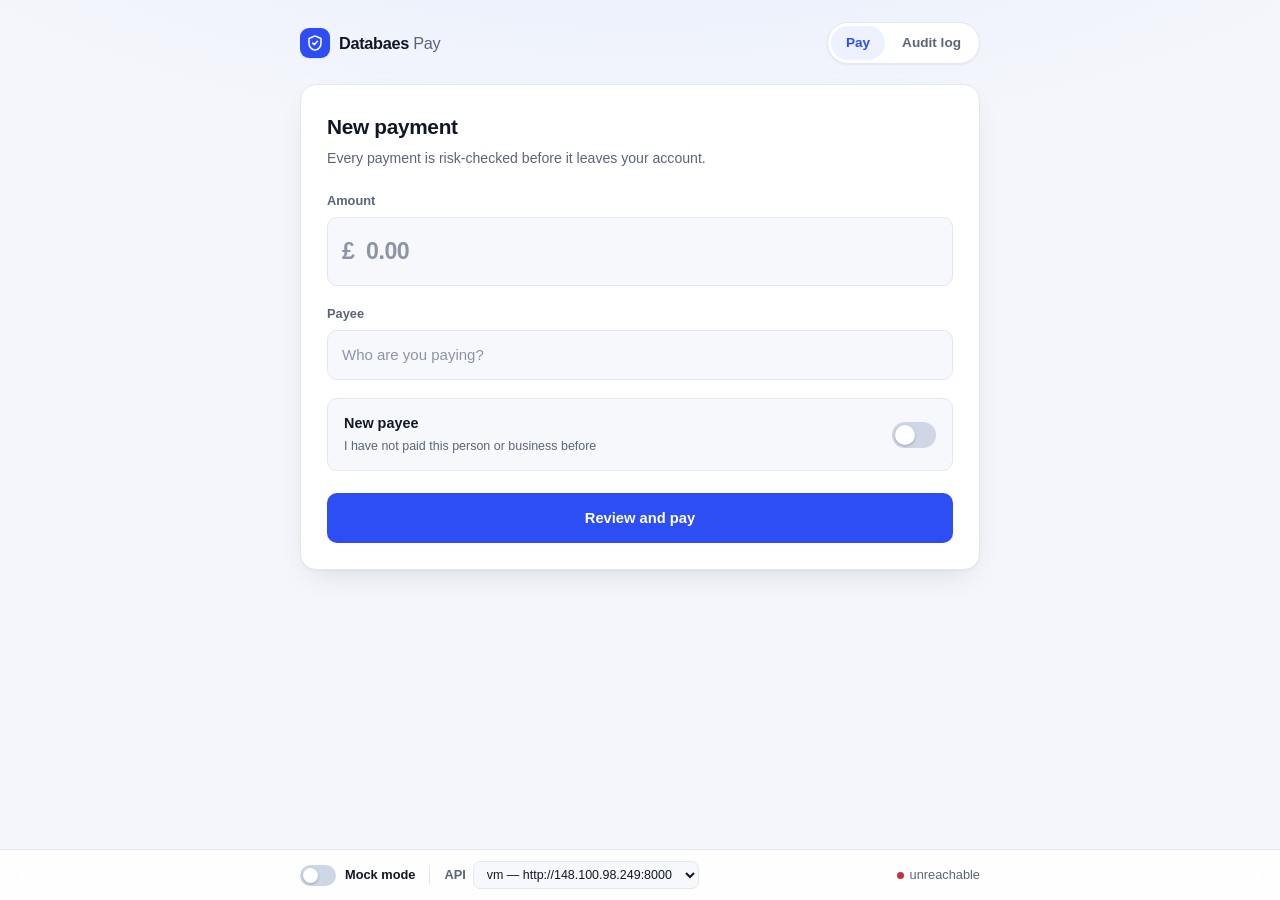
<file: frontend/index.html>
<!doctype html>
<html lang="en">
<head>
<meta charset="utf-8">
<meta name="viewport" content="width=device-width, initial-scale=1">
<title>Databaes Pay</title>
<link rel="stylesheet" href="styles.css">
</head>
<body>

<header class="topbar">
  <div class="brand">
    <span class="brand-mark" aria-hidden="true">
      <svg viewBox="0 0 24 24" fill="none" stroke="currentColor" stroke-width="2"
           stroke-linecap="round" stroke-linejoin="round">
        <path d="M12 2.5 4 6v6c0 5 3.4 8.6 8 9.5 4.6-.9 8-4.5 8-9.5V6l-8-3.5Z"/>
        <path d="m8.8 12 2.2 2.2 4.2-4.4"/>
      </svg>
    </span>
    <span class="brand-text">Databaes<span class="brand-thin"> Pay</span></span>
  </div>

  <nav class="tabs" aria-label="Views">
    <button class="tab is-active" data-view="pay" type="button" aria-current="page">Pay</button>
    <button class="tab" data-view="audit" type="button">Audit log</button>
  </nav>
</header>

<main class="shell">

  <!-- ─────────────── Pay view ─────────────── -->
  <section id="view-pay" class="view is-active" aria-labelledby="pay-title">

    <!-- Step 1: the form -->
    <div class="card" id="pane-form">
      <div class="card-head">
        <h1 id="pay-title">New payment</h1>
        <p class="card-sub">Every payment is risk-checked before it leaves your account.</p>
      </div>

      <form id="payment-form" novalidate>
        <div class="field">
          <label for="amount">Amount</label>
          <div class="amount-wrap">
            <span class="currency" aria-hidden="true">£</span>
            <input id="amount" name="amount" type="text" inputmode="decimal"
                   placeholder="0.00" autocomplete="off" aria-describedby="amount-error">
          </div>
          <p class="field-error" id="amount-error" hidden></p>
        </div>

        <div class="field">
          <label for="payee">Payee</label>
          <input id="payee" name="payee" type="text" placeholder="Who are you paying?"
                 autocomplete="off" maxlength="140" aria-describedby="payee-error">
          <p class="field-error" id="payee-error" hidden></p>
        </div>

        <div class="toggle-row">
          <div class="toggle-copy">
            <span class="toggle-label">New payee</span>
            <span class="toggle-hint">I have not paid this person or business before</span>
          </div>
          <label class="switch">
            <input id="new-payee" type="checkbox">
            <span class="switch-track" aria-hidden="true"><span class="switch-knob"></span></span>
            <span class="sr-only">New payee</span>
          </label>
        </div>

        <button class="btn btn-primary btn-block" id="submit-btn" type="submit">
          <span class="btn-label">Review and pay</span>
          <span class="spinner" aria-hidden="true"></span>
        </button>
      </form>
    </div>

    <!-- Step 2a: low risk -->
    <div class="card card-centred" id="pane-sent" hidden>
      <div class="status-icon status-ok" aria-hidden="true">
        <svg viewBox="0 0 24 24" fill="none" stroke="currentColor" stroke-width="2.5"
             stroke-linecap="round" stroke-linejoin="round"><path d="m5 13 4.5 4.5L19 7"/></svg>
      </div>
      <h1>Sent</h1>
      <p class="status-sub" id="sent-summary"></p>
      <dl class="receipt" id="sent-receipt"></dl>
      <button class="btn btn-quiet btn-block" data-action="reset" type="button">Make another payment</button>
    </div>

    <!-- Step 2b: high risk -->
    <div class="card card-flagged" id="pane-paused" hidden>
      <div class="flag-head">
        <div class="status-icon status-warn" aria-hidden="true">
          <svg viewBox="0 0 24 24" fill="none" stroke="currentColor" stroke-width="2.5"
               stroke-linecap="round" stroke-linejoin="round">
            <path d="M12 8.5v5"/><path d="M12 17h.01"/>
            <path d="M10.3 3.9 2.6 17.2A2 2 0 0 0 4.3 20h15.4a2 2 0 0 0 1.7-2.8L13.7 3.9a2 2 0 0 0-3.4 0Z"/>
          </svg>
        </div>
        <div>
          <h1>Hold on a moment</h1>
          <p class="status-sub">We paused this payment for you to check.</p>
        </div>
      </div>

      <dl class="receipt" id="paused-receipt"></dl>

      <div class="risk-strip">
        <span class="risk-label">Risk score</span>
        <div class="risk-bar"><div class="risk-fill" id="risk-fill"></div></div>
        <span class="risk-value" id="risk-value"></span>
      </div>

      <h2 class="reasons-title">Why this was flagged</h2>
      <ul class="reasons" id="reasons-list"></ul>

      <div class="btn-row">
        <button class="btn btn-ghost" data-action="cancel" type="button">
          <span class="btn-label">Cancel payment</span>
          <span class="spinner" aria-hidden="true"></span>
        </button>
        <button class="btn btn-danger" data-action="confirm" type="button">
          <span class="btn-label">Confirm and send</span>
          <span class="spinner" aria-hidden="true"></span>
        </button>
      </div>
    </div>

    <!-- Step 2c: cancelled -->
    <div class="card card-centred" id="pane-cancelled" hidden>
      <div class="status-icon status-neutral" aria-hidden="true">
        <svg viewBox="0 0 24 24" fill="none" stroke="currentColor" stroke-width="2.5"
             stroke-linecap="round" stroke-linejoin="round"><path d="M18 6 6 18"/><path d="m6 6 12 12"/></svg>
      </div>
      <h1>Payment cancelled</h1>
      <p class="status-sub">Nothing left your account. The decision was recorded in the audit log.</p>
      <button class="btn btn-quiet btn-block" data-action="reset" type="button">Back to payments</button>
    </div>

    <!-- Step 2d: request failed -->
    <div class="card card-centred" id="pane-error" hidden>
      <div class="status-icon status-error" aria-hidden="true">
        <svg viewBox="0 0 24 24" fill="none" stroke="currentColor" stroke-width="2.5"
             stroke-linecap="round" stroke-linejoin="round">
          <path d="M3.5 3.5 20.5 20.5"/><path d="M12 3a9 9 0 0 1 9 9 9 9 0 0 1-1.6 5.1"/>
          <path d="M6.1 6.1A9 9 0 0 0 12 21a9 9 0 0 0 5.9-2.2"/>
        </svg>
      </div>
      <h1 id="error-title">Can't reach the scoring service</h1>
      <p class="status-sub" id="error-detail"></p>
      <p class="error-base">Tried <code id="error-base"></code></p>
      <div class="btn-row">
        <button class="btn btn-quiet" data-action="reset" type="button">Back to form</button>
        <button class="btn btn-primary" data-action="retry" type="button">
          <span class="btn-label">Try again</span>
          <span class="spinner" aria-hidden="true"></span>
        </button>
      </div>
      <p class="error-tip">Backend not up yet? Turn on <strong>Mock mode</strong> below to demo the flow without it.</p>
    </div>
  </section>

  <!-- ─────────────── Audit view ─────────────── -->
  <section id="view-audit" class="view" aria-labelledby="audit-title">
    <div class="card">
      <div class="card-head card-head-row">
        <div>
          <h1 id="audit-title">Audit log</h1>
          <p class="card-sub">Every scored payment and how it was resolved.</p>
        </div>
        <button class="btn btn-quiet btn-sm" id="audit-refresh" type="button">
          <span class="btn-label">Refresh</span>
          <span class="spinner" aria-hidden="true"></span>
        </button>
      </div>

      <div id="audit-body">
        <p class="audit-placeholder">Loading…</p>
      </div>
    </div>
  </section>

</main>

<!-- ─────────────── Demo controls ─────────────── -->
<footer class="devbar">
  <div class="devbar-inner">
    <label class="dev-toggle">
      <input id="mock-mode" type="checkbox">
      <span class="switch-track switch-track-sm" aria-hidden="true"><span class="switch-knob"></span></span>
      <span class="dev-toggle-text">Mock mode</span>
    </label>

    <div class="dev-sep" aria-hidden="true"></div>

    <label class="dev-select">
      <span class="dev-select-label">API</span>
      <select id="api-base"></select>
    </label>

    <span class="dev-status" id="api-status" data-state="unknown">
      <span class="dot" aria-hidden="true"></span>
      <span id="api-status-text">not checked</span>
    </span>
  </div>
</footer>

<script src="app.js"></script>
</body>
</html>
</file>
<file: frontend/styles.css>
/* ========================================================================
   Databaes Pay — payment screen
   Plain CSS, no build step. Light and dark via prefers-color-scheme.
   ===================================================================== */

:root {
  --bg:            #f4f6fb;
  --bg-grad:       radial-gradient(1200px 500px at 50% -200px, #e5ecff 0%, transparent 70%);
  --surface:       #ffffff;
  --surface-sunk:  #f7f8fc;
  --border:        #e3e7f0;
  --border-strong: #cfd6e6;

  --text:          #111726;
  --text-soft:     #5a647a;
  --text-faint:    #8b94a8;

  --accent:        #2d4ef5;
  --accent-hover:  #2340dc;
  --accent-sunk:   #eef1ff;

  --ok:            #0f8a5f;
  --ok-sunk:       #e6f6ef;
  --warn:          #b4660a;
  --warn-sunk:     #fdf3e3;
  --warn-edge:     #f0d9ae;
  --danger:        #c62f3b;
  --danger-sunk:   #fdeced;

  --radius:        16px;
  --radius-sm:     10px;
  --shadow:        0 1px 2px rgba(17,23,38,.04), 0 12px 32px -12px rgba(17,23,38,.14);
  --shadow-sm:     0 1px 2px rgba(17,23,38,.06);

  --font: ui-sans-serif, -apple-system, "Segoe UI", Roboto, Inter, Helvetica, Arial, sans-serif;
  --mono: ui-monospace, SFMono-Regular, Menlo, Consolas, monospace;
}

@media (prefers-color-scheme: dark) {
  :root {
    --bg:            #0b0e17;
    --bg-grad:       radial-gradient(1200px 500px at 50% -200px, #161f3d 0%, transparent 70%);
    --surface:       #141926;
    --surface-sunk:  #1b2131;
    --border:        #252c3d;
    --border-strong: #353e54;

    --text:          #eef1f8;
    --text-soft:     #9aa4bb;
    --text-faint:    #6c7691;

    --accent:        #5b78ff;
    --accent-hover:  #7189ff;
    --accent-sunk:   #1a2142;

    --ok:            #3ddb9a;
    --ok-sunk:       #12301f;
    --warn:          #f2b45c;
    --warn-sunk:     #2d2211;
    --warn-edge:     #4a3717;
    --danger:        #ff6b74;
    --danger-sunk:   #33151a;

    --shadow:        0 1px 2px rgba(0,0,0,.3), 0 16px 40px -14px rgba(0,0,0,.6);
    --shadow-sm:     0 1px 2px rgba(0,0,0,.3);
  }
}

* { box-sizing: border-box; }

body {
  margin: 0;
  min-height: 100vh;
  padding-bottom: 72px;
  background: var(--bg-grad), var(--bg);
  background-repeat: no-repeat;
  color: var(--text);
  font-family: var(--font);
  font-size: 15px;
  line-height: 1.5;
  -webkit-font-smoothing: antialiased;
}

h1 { font-size: 1.3rem; font-weight: 650; letter-spacing: -.015em; margin: 0; }
h2 { font-size: .8rem; font-weight: 650; margin: 0; }

.sr-only {
  position: absolute; width: 1px; height: 1px; padding: 0; margin: -1px;
  overflow: hidden; clip: rect(0 0 0 0); white-space: nowrap; border: 0;
}

/* ── Top bar ─────────────────────────────────────────────────────────── */

.topbar {
  display: flex; align-items: center; justify-content: space-between;
  gap: 16px; flex-wrap: wrap;
  max-width: 720px; margin: 0 auto; padding: 22px 20px 4px;
}

.brand { display: flex; align-items: center; gap: 9px; }

.brand-mark {
  display: grid; place-items: center;
  width: 30px; height: 30px; border-radius: 9px;
  background: var(--accent); color: #fff;
  box-shadow: var(--shadow-sm);
}
.brand-mark svg { width: 18px; height: 18px; }

.brand-text { font-size: 1.02rem; font-weight: 680; letter-spacing: -.02em; }
.brand-thin { font-weight: 400; color: var(--text-soft); }

.tabs {
  display: flex; gap: 2px; padding: 3px;
  background: var(--surface); border: 1px solid var(--border);
  border-radius: 999px; box-shadow: var(--shadow-sm);
}

.tab {
  border: 0; background: none; cursor: pointer;
  padding: 7px 15px; border-radius: 999px;
  font: inherit; font-size: .85rem; font-weight: 550;
  color: var(--text-soft);
  transition: background .15s, color .15s;
}
.tab:hover { color: var(--text); }
.tab.is-active { background: var(--accent-sunk); color: var(--accent); }

/* ── Layout ──────────────────────────────────────────────────────────── */

.shell { max-width: 720px; margin: 0 auto; padding: 16px 20px 40px; }

.view { display: none; }
.view.is-active { display: block; animation: rise .22s ease both; }

@keyframes rise {
  from { opacity: 0; transform: translateY(6px); }
  to   { opacity: 1; transform: none; }
}

.card {
  background: var(--surface);
  border: 1px solid var(--border);
  border-radius: var(--radius);
  box-shadow: var(--shadow);
  padding: 26px;
}

.card-centred { text-align: center; }
.card-flagged { border-color: var(--warn-edge); }

.card-head { margin-bottom: 22px; }
.card-head-row {
  display: flex; align-items: flex-start; justify-content: space-between; gap: 16px;
}
.card-sub { margin: 5px 0 0; color: var(--text-soft); font-size: .88rem; }

/* ── Form ────────────────────────────────────────────────────────────── */

.field { margin-bottom: 18px; }

.field label {
  display: block; margin-bottom: 7px;
  font-size: .8rem; font-weight: 600; color: var(--text-soft);
}

input[type="text"] {
  width: 100%; padding: 13px 14px;
  background: var(--surface-sunk);
  border: 1px solid var(--border);
  border-radius: var(--radius-sm);
  color: var(--text); font: inherit;
  transition: border-color .15s, box-shadow .15s, background .15s;
}
input[type="text"]::placeholder { color: var(--text-faint); }
input[type="text"]:focus {
  outline: 0; background: var(--surface);
  border-color: var(--accent);
  box-shadow: 0 0 0 3px var(--accent-sunk);
}

.amount-wrap { position: relative; }
.amount-wrap .currency {
  position: absolute; left: 15px; top: 50%; transform: translateY(-50%);
  font-size: 1.45rem; font-weight: 600; color: var(--text-faint);
  pointer-events: none;
}
.amount-wrap input {
  padding: 16px 14px 16px 38px;
  font-size: 1.45rem; font-weight: 620; letter-spacing: -.02em;
  font-variant-numeric: tabular-nums;
}

.field-error { margin: 7px 0 0; font-size: .8rem; color: var(--danger); }
input.has-error { border-color: var(--danger); }
input.has-error:focus { box-shadow: 0 0 0 3px var(--danger-sunk); }

/* ── Toggles ─────────────────────────────────────────────────────────── */

.toggle-row {
  display: flex; align-items: center; justify-content: space-between; gap: 16px;
  padding: 14px 16px; margin: 4px 0 22px;
  background: var(--surface-sunk);
  border: 1px solid var(--border); border-radius: var(--radius-sm);
}
.toggle-copy { display: flex; flex-direction: column; gap: 2px; }
.toggle-label { font-size: .9rem; font-weight: 580; }
.toggle-hint { font-size: .78rem; color: var(--text-soft); }

.switch { position: relative; display: inline-flex; cursor: pointer; flex: none; }
.switch input { position: absolute; opacity: 0; width: 100%; height: 100%; margin: 0; cursor: pointer; }

.switch-track {
  display: block; width: 44px; height: 26px; padding: 3px;
  background: var(--border-strong); border-radius: 999px;
  transition: background .18s;
}
.switch-knob {
  display: block; width: 20px; height: 20px;
  background: #fff; border-radius: 50%;
  box-shadow: 0 1px 3px rgba(0,0,0,.25);
  transition: transform .18s;
}
.switch input:checked ~ .switch-track { background: var(--accent); }
.switch input:checked ~ .switch-track .switch-knob { transform: translateX(18px); }
.switch input:focus-visible ~ .switch-track { box-shadow: 0 0 0 3px var(--accent-sunk); }

.switch-track-sm { width: 36px; height: 21px; padding: 3px; }
.switch-track-sm .switch-knob { width: 15px; height: 15px; }

/* ── Buttons ─────────────────────────────────────────────────────────── */

.btn {
  position: relative;
  display: inline-flex; align-items: center; justify-content: center; gap: 8px;
  padding: 13px 20px; border-radius: var(--radius-sm);
  border: 1px solid transparent; cursor: pointer;
  font: inherit; font-size: .92rem; font-weight: 600;
  transition: background .15s, border-color .15s, color .15s, transform .1s;
}
.btn:active { transform: translateY(1px); }
.btn:focus-visible { outline: 2px solid var(--accent); outline-offset: 2px; }
.btn[disabled] { opacity: .6; cursor: not-allowed; }
.btn[disabled]:active { transform: none; }

.btn-block { width: 100%; }
.btn-sm { padding: 8px 14px; font-size: .83rem; }

.btn-primary { background: var(--accent); color: #fff; }
.btn-primary:hover:not([disabled]) { background: var(--accent-hover); }

.btn-danger { background: var(--danger); color: #fff; }
.btn-danger:hover:not([disabled]) { filter: brightness(1.08); }

.btn-quiet {
  background: var(--surface-sunk); color: var(--text);
  border-color: var(--border);
}
.btn-quiet:hover:not([disabled]) { border-color: var(--border-strong); }

.btn-ghost { background: none; color: var(--text-soft); border-color: var(--border); }
.btn-ghost:hover:not([disabled]) { color: var(--text); border-color: var(--border-strong); }

.btn-row { display: flex; gap: 10px; }
.btn-row .btn { flex: 1; }

.spinner {
  display: none;
  width: 14px; height: 14px; flex: none;
  border: 2px solid currentColor; border-right-color: transparent;
  border-radius: 50%;
  animation: spin .6s linear infinite;
}
.btn.is-busy .spinner { display: block; }
@keyframes spin { to { transform: rotate(360deg); } }

/* ── Status panes ────────────────────────────────────────────────────── */

.status-icon {
  display: grid; place-items: center; flex: none;
  width: 52px; height: 52px; border-radius: 50%;
  margin: 0 auto 16px;
}
.status-icon svg { width: 26px; height: 26px; }

.status-ok      { background: var(--ok-sunk);     color: var(--ok); }
.status-warn    { background: var(--warn-sunk);   color: var(--warn); }
.status-error   { background: var(--danger-sunk); color: var(--danger); }
.status-neutral { background: var(--surface-sunk); color: var(--text-soft); }

.status-sub { margin: 7px 0 0; color: var(--text-soft); font-size: .9rem; }

.flag-head {
  display: flex; align-items: flex-start; gap: 14px;
  text-align: left; margin-bottom: 20px;
}
.flag-head .status-icon { margin: 2px 0 0; }

/* ── Receipt rows ────────────────────────────────────────────────────── */

.receipt {
  margin: 20px 0; padding: 14px 16px;
  background: var(--surface-sunk);
  border: 1px solid var(--border); border-radius: var(--radius-sm);
  text-align: left;
  display: grid; grid-template-columns: auto 1fr; gap: 9px 16px;
  font-size: .88rem;
}
.receipt dt { color: var(--text-soft); }
.receipt dd {
  margin: 0; text-align: right; font-weight: 580;
  font-variant-numeric: tabular-nums;
  overflow-wrap: anywhere;
}

/* ── Risk strip ──────────────────────────────────────────────────────── */

.risk-strip { display: flex; align-items: center; gap: 12px; margin-bottom: 22px; }
.risk-label { font-size: .78rem; font-weight: 600; color: var(--text-soft); flex: none; }
.risk-bar {
  flex: 1; height: 7px; border-radius: 999px;
  background: var(--surface-sunk); border: 1px solid var(--border);
  overflow: hidden;
}
.risk-fill {
  height: 100%; width: 0;
  background: linear-gradient(90deg, var(--warn), var(--danger));
  border-radius: 999px;
  transition: width .5s cubic-bezier(.4,0,.2,1);
}
.risk-value {
  flex: none; font-size: .82rem; font-weight: 650;
  font-variant-numeric: tabular-nums; color: var(--warn);
}

/* ── Reasons ─────────────────────────────────────────────────────────── */

.reasons-title {
  text-transform: uppercase; letter-spacing: .07em;
  color: var(--text-faint); margin-bottom: 10px;
}

.reasons { list-style: none; margin: 0 0 22px; padding: 0; text-align: left; }

.reasons li {
  display: flex; align-items: flex-start; gap: 11px;
  padding: 13px 0; border-bottom: 1px solid var(--border);
}
.reasons li:last-child { border-bottom: 0; padding-bottom: 4px; }

.sev {
  flex: none; margin-top: 1px;
  padding: 2px 8px; border-radius: 999px;
  font-size: .68rem; font-weight: 700; letter-spacing: .04em;
  text-transform: uppercase;
}
.sev-high   { background: var(--danger-sunk); color: var(--danger); }
.sev-medium { background: var(--warn-sunk);   color: var(--warn); }
.sev-low    { background: var(--surface-sunk); color: var(--text-soft); }

.reason-text { display: flex; flex-direction: column; gap: 3px; }
.reason-msg  { font-size: .89rem; }
.reason-code {
  font-family: var(--mono); font-size: .71rem; color: var(--text-faint);
}

/* ── Error pane ──────────────────────────────────────────────────────── */

.error-base { margin: 14px 0 20px; font-size: .8rem; color: var(--text-faint); }
.error-base code { font-family: var(--mono); font-size: .78rem; }
.error-tip {
  margin: 18px 0 0; padding-top: 16px; border-top: 1px solid var(--border);
  font-size: .82rem; color: var(--text-soft);
}

/* ── Audit log ───────────────────────────────────────────────────────── */

.audit-placeholder {
  margin: 0; padding: 36px 0; text-align: center;
  color: var(--text-faint); font-size: .88rem;
}

.audit-list { display: flex; flex-direction: column; gap: 10px; }

.audit-row {
  padding: 15px 16px;
  background: var(--surface-sunk);
  border: 1px solid var(--border); border-radius: var(--radius-sm);
}

.audit-top {
  display: flex; align-items: baseline; justify-content: space-between;
  gap: 12px; margin-bottom: 4px;
}
.audit-payee { font-weight: 600; overflow-wrap: anywhere; }
.audit-amount {
  flex: none; font-weight: 650; font-variant-numeric: tabular-nums;
}

.audit-meta {
  display: flex; align-items: center; flex-wrap: wrap; gap: 8px;
  font-size: .78rem; color: var(--text-soft);
}
.audit-meta time { font-variant-numeric: tabular-nums; }
.audit-dot { color: var(--text-faint); }

.badge {
  padding: 2px 9px; border-radius: 999px;
  font-size: .7rem; font-weight: 700; letter-spacing: .03em;
  text-transform: uppercase;
}
.badge-sent      { background: var(--ok-sunk);     color: var(--ok); }
.badge-cancelled { background: var(--surface);     color: var(--text-soft); border: 1px solid var(--border); }
.badge-pending   { background: var(--warn-sunk);   color: var(--warn); }
.badge-review    { background: var(--danger-sunk); color: var(--danger); }
.badge-allow     { background: var(--accent-sunk); color: var(--accent); }

.audit-reasons {
  list-style: none; margin: 10px 0 0; padding: 10px 0 0;
  border-top: 1px dashed var(--border);
  display: flex; flex-direction: column; gap: 5px;
  font-size: .81rem; color: var(--text-soft);
}
.audit-reasons li { display: flex; gap: 7px; }
.audit-reasons li::before { content: "·"; color: var(--text-faint); }

.audit-error {
  padding: 26px 20px; text-align: center;
  background: var(--danger-sunk); border-radius: var(--radius-sm);
}
.audit-error p { margin: 0 0 14px; font-size: .88rem; }
.audit-error strong { display: block; margin-bottom: 5px; }

/* ── Dev bar ─────────────────────────────────────────────────────────── */

.devbar {
  position: fixed; bottom: 0; left: 0; right: 0;
  background: color-mix(in srgb, var(--surface) 88%, transparent);
  backdrop-filter: blur(12px);
  border-top: 1px solid var(--border);
}

.devbar-inner {
  display: flex; align-items: center; gap: 14px; flex-wrap: wrap;
  max-width: 720px; margin: 0 auto; padding: 11px 20px;
  font-size: .8rem;
}

.dev-toggle { position: relative; display: inline-flex; align-items: center; gap: 9px; cursor: pointer; }
.dev-toggle input { position: absolute; opacity: 0; width: 100%; height: 100%; margin: 0; cursor: pointer; }
.dev-toggle input:checked ~ .switch-track { background: var(--accent); }
.dev-toggle input:checked ~ .switch-track .switch-knob { transform: translateX(15px); }
.dev-toggle input:focus-visible ~ .switch-track { box-shadow: 0 0 0 3px var(--accent-sunk); }
.dev-toggle-text { font-weight: 580; }

.dev-sep { width: 1px; height: 18px; background: var(--border); }

.dev-select { display: inline-flex; align-items: center; gap: 7px; }
.dev-select-label { color: var(--text-soft); font-weight: 580; }

select {
  padding: 5px 9px; border-radius: 7px;
  background: var(--surface-sunk); border: 1px solid var(--border);
  color: var(--text); font: inherit; font-size: .78rem; cursor: pointer;
}
select:focus-visible { outline: 2px solid var(--accent); outline-offset: 1px; }
select[disabled] { opacity: .5; cursor: not-allowed; }

.dev-status { display: inline-flex; align-items: center; gap: 6px; margin-left: auto; color: var(--text-soft); }
.dev-status .dot {
  width: 7px; height: 7px; border-radius: 50%; flex: none;
  background: var(--text-faint);
}
.dev-status[data-state="up"]    .dot { background: var(--ok); }
.dev-status[data-state="down"]  .dot { background: var(--danger); }
.dev-status[data-state="mock"]  .dot { background: var(--accent); }
.dev-status[data-state="probing"] .dot { background: var(--warn); }

/* ── Narrow screens ──────────────────────────────────────────────────── */

@media (max-width: 560px) {
  /* The dev bar wraps to two or three rows here, so reserve more room. */
  body    { padding-bottom: 124px; }
  .topbar { padding: 16px 14px 4px; }
  .shell  { padding: 14px 14px 32px; }
  .card   { padding: 20px 17px; }
  .btn-row { flex-direction: column-reverse; }
  .dev-status { margin-left: 0; }
  .flag-head { gap: 11px; }
}

@media (prefers-reduced-motion: reduce) {
  *, *::before, *::after { animation-duration: .01ms !important; transition-duration: .01ms !important; }
}
</file>
